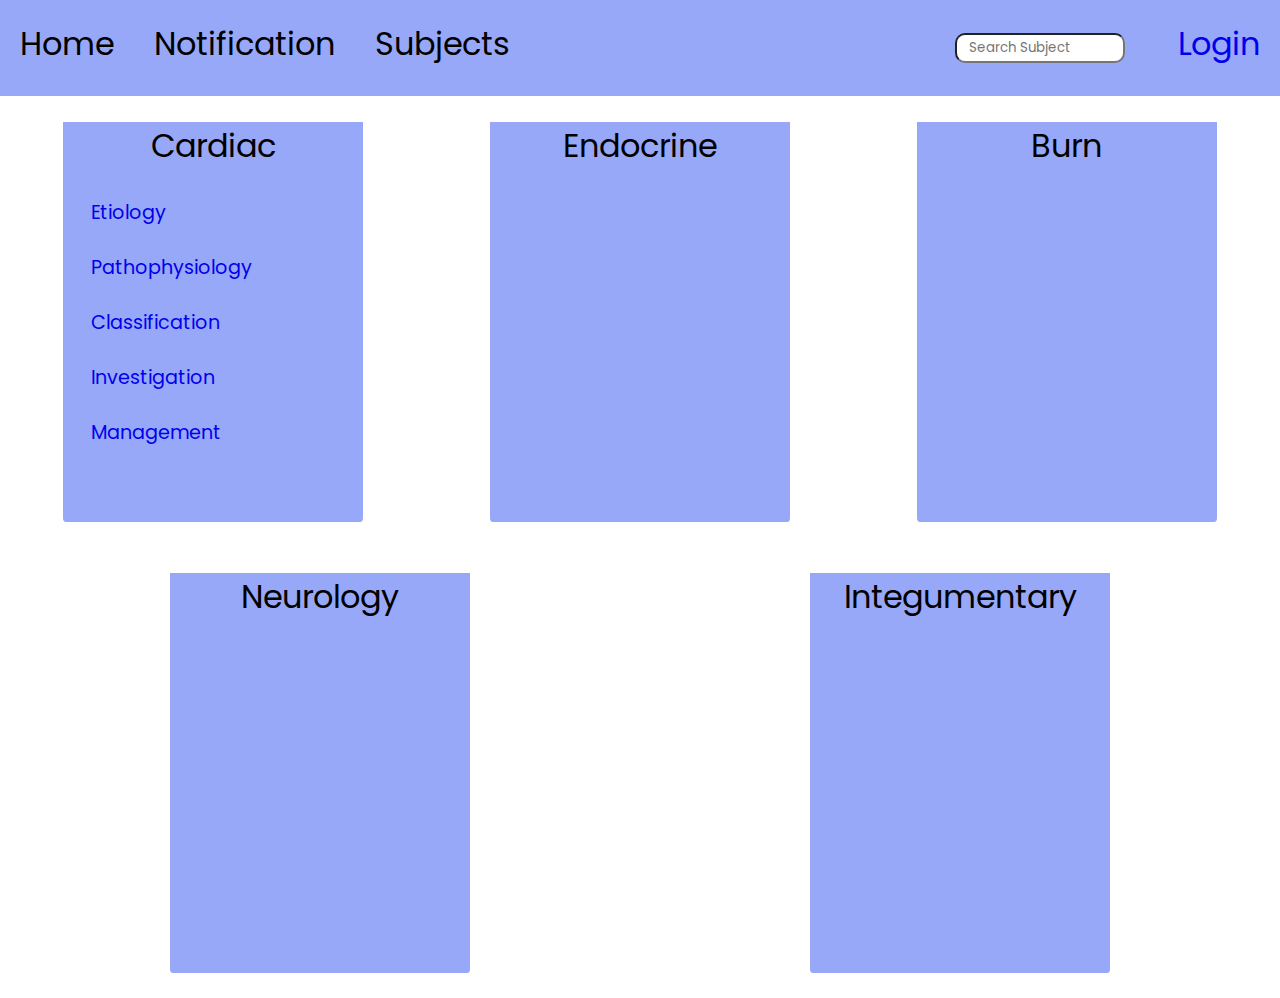
<file: html/index.html>
<!DOCTYPE html>
<html lang="en">

<head>
    <meta charset="UTF-8">
    <meta http-equiv="X-UA-Compatible" content="IE=edge">
    <meta name="viewport" content="width=device-width, initial-scale=1.0">
    <title>Demo for medical student</title>
    <link rel="stylesheet" href="../css/index.css">
</head>

<body>

    <!-- Navagation bar all done with Subject -->
    <nav id="navbar">
        <!-- <img class="nav-it" src="https://img.icons8.com/ios-filled/50/000000/menu--v1.png" height="30" width="30" />-->
        <li class="nav-it">Home</li>
        <li class="nav-it">Notification</li>
        <div class="dropdown">
            <li class="nav-it" onclick="show_sub()">Subjects</li>
            <div class="dropdown-cont" id="dropdown-cont">

                <li class="subject-it" id="">Medical surgical nursing
                </li>

                <li class="subject-it">Child health nursing
                </li>

                <li class="subject-it">Mental health nursing
                </li>

                <li class="subject-it">Obstetrics and gynaecology
                </li>
            </div>
        </div>




        <a href="pdfShow.html" class="nav-it"></a href="pdfShow.html">


        <div class="login-con">
            <input type="text" placeholder="   Search Subject">
            <a href="tt.html" target="_blank" class="nav-it-rt">Login</a>

        </div>
    </nav>

    <!-- Navbar ended -->

    <!-- <div>
        <img class="bgimg" src="/images/mathew-schwartz-8rj4sz9YLCI-unsplash.jpg" alt="">
    </div> -->


    <!-- Modules card -->

    <div class="module-cont">
        <div class="module">
            <p class="heading">Cardiac
            </p>
            <div class="module-it">
                <a href="pdfShow.html" class="chap">Etiology
                </a>
                <a href="pdfShow.html" class="chap">Pathophysiology
                </a>
                <a href="pdfShow.html" class="chap">Classification
                </a>
                <a href="pdfShow.html" class="chap">Investigation
                </a>
                <a href="pdfShow.html" class="chap">Management
                </a>
            </div>
        </div>
        <div class="module">
            <p class="heading">Endocrine
            </p>
        </div>
        <div class="module">
            <p class="heading">Burn

            </p>
        </div>
        <div class="module">
            <p class="heading">Neurology


            </p>
        </div>
        <div class="module">
            <p class="heading">Integumentary

            </p>
        </div>
    </div>



</body>
<script src="../js/index.js"></script>

</html>
</file>
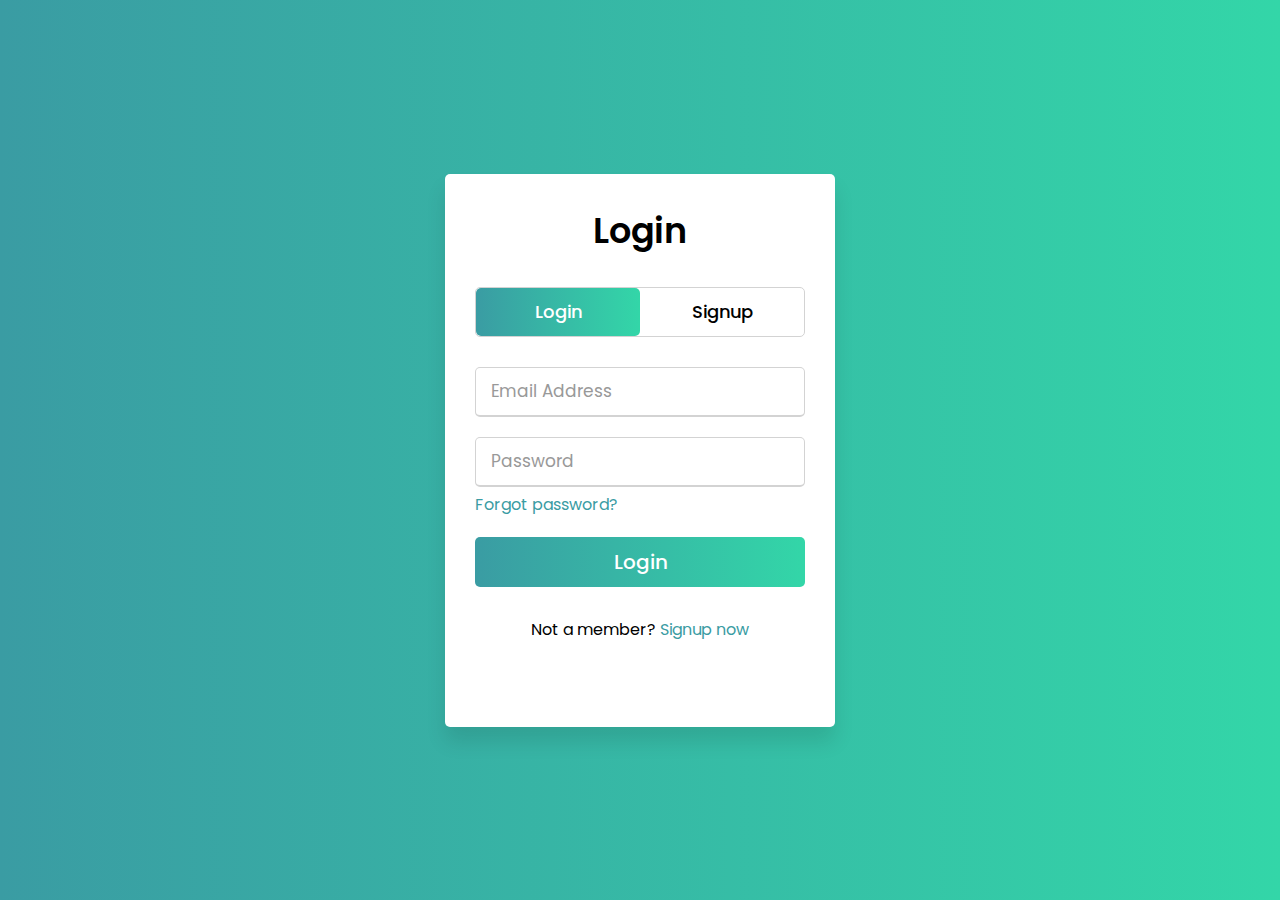
<file: tt.html>
<!DOCTYPE html>
<html lang="en" dir="ltr">

<head>
    <meta charset="utf-8">
    <title>Login and Registration</title>
    <link rel="stylesheet" href="bb.css">
    <meta name="viewport" content="width=device-width, initial-scale=1.0">
</head>

<body>
    <div class="wrapper">
        <div class="title-text">
            <div class="title login">
                Login
            </div>
            <div class="title signup">
                Signup
            </div>
        </div>
        <div class="form-container">
            <div class="slide-controls">
                <input type="radio" name="slide" id="login" checked>
                <input type="radio" name="slide" id="signup">
                <label for="login" class="slide login">Login</label>
                <label for="signup" class="slide signup">Signup</label>
                <div class="slider-tab"></div>
            </div>
            <div class="form-inner">
                <form action="#" class="login">
                    <div class="field">
                        <input type="text" placeholder="Email Address" required>
                    </div>
                    <div class="field">
                        <input type="password" placeholder="Password" required>
                    </div>
                    <div class="pass-link">
                        <a href="#">Forgot password?</a>
                    </div>
                    <div class="field btn">
                        <div class="btn-layer"></div>
                        <input type="submit" value="Login">
                    </div>
                    <div class="signup-link">
                        Not a member? <a href="">Signup now</a>
                    </div>
                </form>
                <form action="#" class="signup">
                    <div class="field">
                        <input type="text" placeholder="Username" required>
                    </div>
                    <div class="field">
                        <input type="text" placeholder="Email Address" required>
                    </div>
                    <div class="field">
                        <input type="password" placeholder="Password" required>
                    </div>
                    <div class="field">
                        <input type="password" placeholder="Confirm password" required>
                    </div>

                    <div class="field btn">
                        <div class="btn-layer"></div>
                        <input type="submit" value="Signup">
                    </div>
                </form>
            </div>
        </div>
    </div>
    <script>
        const loginText = document.querySelector(".title-text .login");
        const loginForm = document.querySelector("form.login");
        const loginBtn = document.querySelector("label.login");
        const signupBtn = document.querySelector("label.signup");
        const signupLink = document.querySelector("form .signup-link a");
        signupBtn.onclick = (() => {
            loginForm.style.marginLeft = "-50%";
            loginText.style.marginLeft = "-50%";
        });
        loginBtn.onclick = (() => {
            loginForm.style.marginLeft = "0%";
            loginText.style.marginLeft = "0%";
        });
        signupLink.onclick = (() => {
            signupBtn.click();
            return false;
        });
    </script>
</body>

</html>
</file>
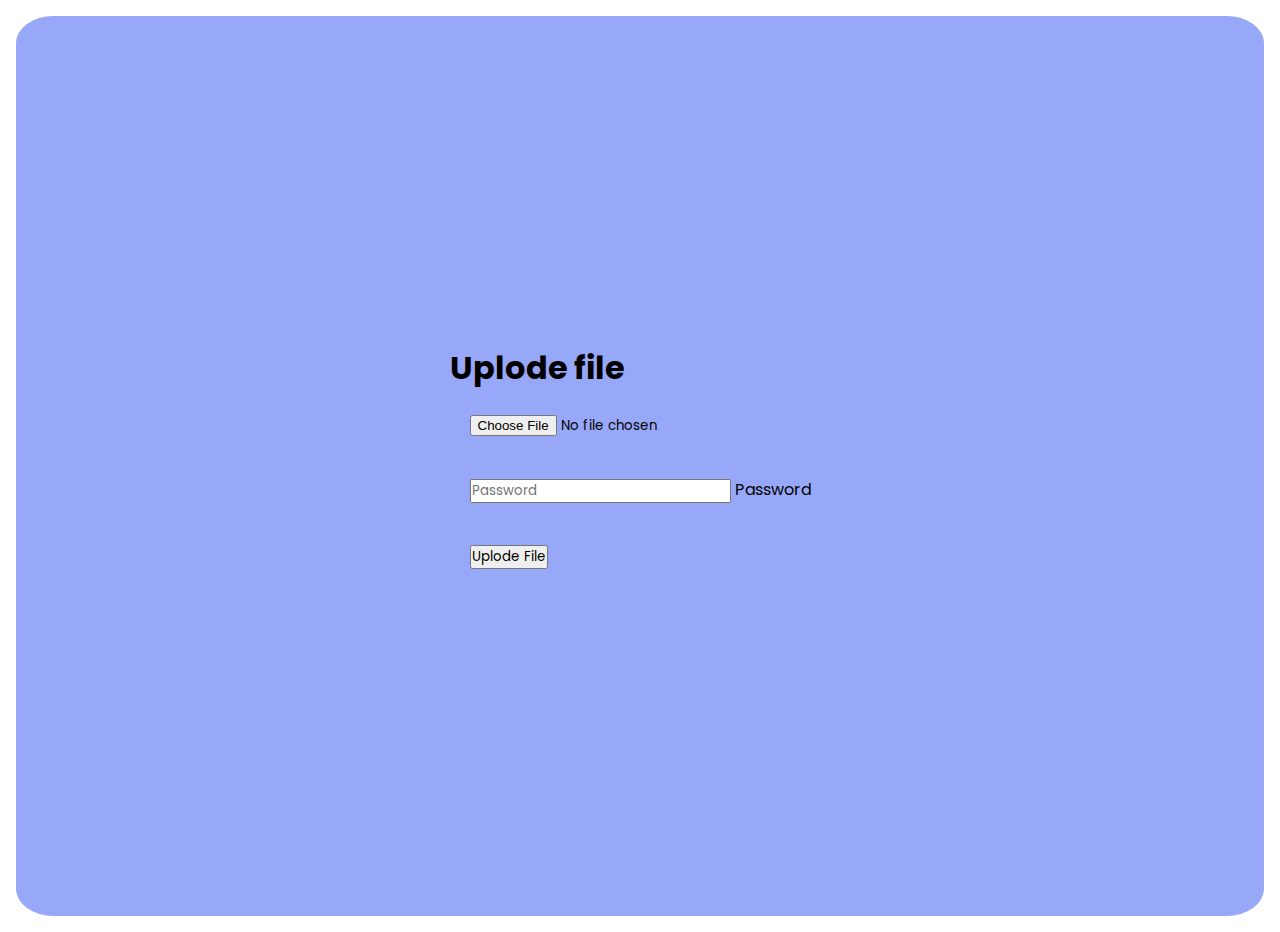
<file: html/pdfShow.html>
<!DOCTYPE html>
<html lang="en">

<head>
    <meta charset="UTF-8">
    <meta http-equiv="X-UA-Compatible" content="IE=edge">
    <meta name="viewport" content="width=device-width, initial-scale=1.0">
    <title>Document</title>
    <link rel="stylesheet" href="../css/index.css">
</head>



<div class="hero">

    <form>

        <i class="fa-solid fa-upload"></i>

        <h1 class="h3 mb-3 fw-normal">Uplode file</h1>

        <div class="form-floating">
            <input type="file" class="form-control" id="floatingInput" placeholder="Username">
            <!-- <label for="filet"></label> -->
        </div>
        <div class="form-floating">
            <input type="password" class="form-control" id="floatingPassword" placeholder="Password">
            <label for="floatingPassword">Password</label>
        </div>
        <div class="form-floating">
            <button class="bt">Uplode File</button>
        </div>





    </form>

</div>




<body>

</body>
<script src="https://cdn.jsdelivr.net/npm/@popperjs/core@2.11.6/dist/umd/popper.min.js"
    integrity="sha384-oBqDVmMz9ATKxIep9tiCxS/Z9fNfEXiDAYTujMAeBAsjFuCZSmKbSSUnQlmh/jp3"
    crossorigin="anonymous"></script>
<script src="https://cdn.jsdelivr.net/npm/bootstrap@5.2.2/dist/js/bootstrap.min.js"
    integrity="sha384-IDwe1+LCz02ROU9k972gdyvl+AESN10+x7tBKgc9I5HFtuNz0wWnPclzo6p9vxnk"
    crossorigin="anonymous"></script>

</html>
</file>
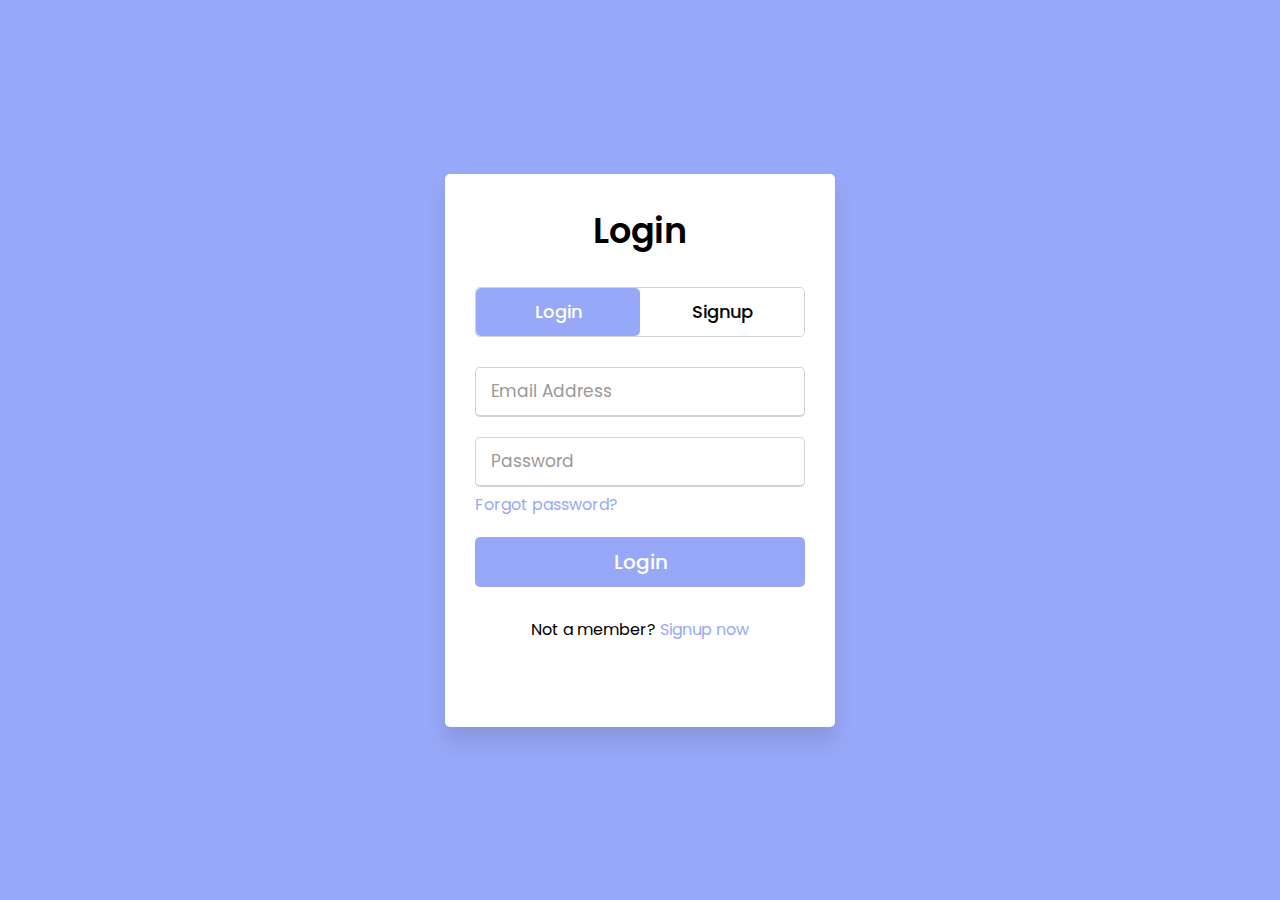
<file: html/tt.html>
<!DOCTYPE html>
<html lang="en" dir="ltr">

<head>
    <meta charset="utf-8">
    <title>Login and Registration</title>
    <link rel="stylesheet" href="../css/bb.css">
    <meta name="viewport" content="width=device-width, initial-scale=1.0">
</head>

<body>
    <div class="wrapper">
        <div class="title-text">
            <div class="title login">
                Login
            </div>
            <div class="title signup">
                Signup
            </div>
        </div>
        <div class="form-container">
            <div class="slide-controls">
                <input type="radio" name="slide" id="login" checked>
                <input type="radio" name="slide" id="signup">
                <label for="login" class="slide login">Login</label>
                <label for="signup" class="slide signup">Signup</label>
                <div class="slider-tab"></div>
            </div>
            <div class="form-inner">
                <form action="#" class="login">
                    <div class="field">
                        <input type="text" placeholder="Email Address" required>
                    </div>
                    <div class="field">
                        <input type="password" placeholder="Password" required>
                    </div>
                    <div class="pass-link">
                        <a href="#">Forgot password?</a>
                    </div>
                    <div class="field btn">
                        <div class="btn-layer"></div>
                        <input type="submit" value="Login">
                    </div>
                    <div class="signup-link">
                        Not a member? <a href="">Signup now</a>
                    </div>
                </form>
                <form action="#" class="signup">
                    <div class="field">
                        <input type="text" placeholder="Username" required>
                    </div>
                    <div class="field">
                        <input type="text" placeholder="Email Address" required>
                    </div>
                    <div class="field">
                        <input type="password" placeholder="Password" required>
                    </div>
                    <div class="field">
                        <input type="password" placeholder="Confirm password" required>
                    </div>

                    <div class="field btn">
                        <div class="btn-layer"></div>
                        <input type="submit" value="Signup">
                    </div>
                </form>
            </div>
        </div>
    </div>
    <script>
        const loginText = document.querySelector(".title-text .login");
        const loginForm = document.querySelector("form.login");
        const loginBtn = document.querySelector("label.login");
        const signupBtn = document.querySelector("label.signup");
        const signupLink = document.querySelector("form .signup-link a");
        signupBtn.onclick = (() => {
            loginForm.style.marginLeft = "-50%";
            loginText.style.marginLeft = "-50%";
        });
        loginBtn.onclick = (() => {
            loginForm.style.marginLeft = "0%";
            loginText.style.marginLeft = "0%";
        });
        signupLink.onclick = (() => {
            signupBtn.click();
            return false;
        });
    </script>
</body>

</html>
</file>
<file: css/index.css>
@import url('https://fonts.googleapis.com/css?family=Poppins:400,500,600,700&display=swap');

* {
    margin: 0;
    padding: 0;
    box-sizing: border-box;
    font-family: 'Poppins', sans-serif;

}


#navbar {
    display: flex;
    list-style: none;
    /* background: -webkit-linear-gradient(left, #3a9ca3, #33d6a8); */
    border-radius: 0px;
    background: #98A8F8;

}


/* dropdown css */
.dropdown {
    position: relative;


}

.dropdown-cont {
    position: absolute;
    border-radius: 10px;
    opacity: 0;
    padding: 10px;
    pointer-events: none;
    width: 300px;
    box-shadow: 20px;

}

.dropdowncontshow {
    position: absolute;
    display: flex;
    pointer-events: all;
    background-color: #BCCEF8;
    border-radius: 10px;
    opacity: 100;
    transition: ease-in-out 0.5s;
    z-index: 50;
    flex-wrap: nowrap;
    flex-direction: column;
    gap: 2em;



}



.subject-it {
    font-size: 20px;
    background: rgba(255, 255, 255, 0.6);

    box-shadow: 0 4px 30px rgba(0, 0, 0, 0.1);
    backdrop-filter: blur(5px);
    -webkit-backdrop-filter: blur(5px);
    border: 1px solid rgba(255, 255, 255, 0.3);
    cursor: pointer;



}

.subject-it:hover {
    font-size: 20px;
    cursor: pointer;
    transition: 0.5s;



    /* From https://css.glass */

    border-radius: 2px;
    box-shadow: 0 4px 30px rgba(0, 0, 0, 0.1);
    backdrop-filter: blur(5.3px);
    -webkit-backdrop-filter: blur(5.3px);

}


.login-con {
    margin: auto;
    margin-right: 0;
    display: flex;

}



.login-con input {
    height: 30px;
    margin: 33px;
    border-radius: 10px;
    width: 170px;

}

.nav-it {
    margin: 20px;
    font-size: 2rem;
    cursor: pointer;
}


.nav-it-rt {
    margin: 20px;
    font-size: 2rem;
    border-radius: 50%;
    text-decoration: none;

}


/*+++++++++++++++++++++++++++++++++++ module ++++++++++++++++++++++++++++++++++++++++++++++++++++*/
.module-cont {
    display: flex;
    flex-direction: row;
    flex-wrap: wrap;
    align-content: center;
    justify-content: space-around;
}

.module {
    text-align: center;
    width: 300px;
    height: 400px;
    border-radius: 1%;
    margin: 2%;
    background-color: #98A8F8;

}

.module:hover {
    text-align: center;
    width: 300px;
    height: 400px;
    margin: 2%;
    background-color: #98a8f845;
    transform: translatey(-10px);
    transition: 700ms;
}


/* .module_overflow {
    text-align: center;
    width: 300px;
    height: 400px;
    border-radius: 10%;
    margin: 2%;
    background-color: #155454;

} */

.heading {
    display: block;
    text-align: center;
    font-size: 2em;
    background-color: #98A8F8;
}

.heading:hover {
    display: block;
    text-align: center;
    font-size: 2em;

}

.module-it {

    display: flex;
    list-style-type: decimal;
    padding: 5%;
    font-size: larger;
    align-items: flex-start;
    flex-direction: column;

}

.chap {
    list-style-type: disc;
    text-decoration: none;
    text-align: left;
    margin: 3%;
    padding: 5px;
    cursor: pointer;
    background-color: #98A8F8;
    width: 95%;
}

.chap:hover {
    list-style-type: disc;
    text-decoration: none;
    background-color: #BCCEF8;

}


.bgimg {
    position: absolute;
    height: 100vh;
    width: 98vw;
    z-index: -1;
    overflow: hidden;
}


.hero {
    display: flex;
    height: 100vh;
    flex-wrap: wrap;
    margin: 1em;
    gap: 11em;
    justify-content: center;
    align-content: center;
    background-color: #98A8F8;
    border-radius: 3%;
}

.form-floating {
    padding: 20px;
}
</file>
<file: bb.css>
@import url('https://fonts.googleapis.com/css?family=Poppins:400,500,600,700&display=swap');

* {
    margin: 0;
    padding: 0;
    box-sizing: border-box;
    font-family: 'Poppins', sans-serif;
}

html,
body {
    display: grid;
    height: 100%;
    width: 100%;
    place-items: center;
    background: -webkit-linear-gradient(left, #3a9ca3, #33d6a8);
}

::selection {
    background: #3a9ca3;
    color: #fff;
}

.wrapper {
    overflow: hidden;
    max-width: 390px;
    background: #fff;
    padding: 30px;
    border-radius: 5px;
    box-shadow: 0px 15px 20px rgba(0, 0, 0, 0.1);
}

.wrapper .title-text {
    display: flex;
    width: 200%;
}

.wrapper .title {
    width: 50%;
    font-size: 35px;
    font-weight: 600;
    text-align: center;
    transition: all 0.6s cubic-bezier(0.68, -0.55, 0.265, 1.55);
}

.wrapper .slide-controls {
    position: relative;
    display: flex;
    height: 50px;
    width: 100%;
    overflow: hidden;
    margin: 30px 0 10px 0;
    justify-content: space-between;
    border: 1px solid lightgrey;
    border-radius: 5px;
}

.slide-controls .slide {
    height: 100%;
    width: 100%;
    color: #fff;
    font-size: 18px;
    font-weight: 500;
    text-align: center;
    line-height: 48px;
    cursor: pointer;
    z-index: 1;
    transition: all 0.6s ease;
}

.slide-controls label.signup {
    color: #000;
}

.slide-controls .slider-tab {
    position: absolute;
    height: 100%;
    width: 50%;
    left: 0;
    z-index: 0;
    border-radius: 5px;
    background: -webkit-linear-gradient(left, #3a9ca3, #33d6a8);
    transition: all 0.6s cubic-bezier(0.68, -0.55, 0.265, 1.55);
}

input[type="radio"] {
    display: none;
}

#signup:checked~.slider-tab {
    left: 50%;
}

#signup:checked~label.signup {
    color: #fff;
    cursor: default;
    user-select: none;
}

#signup:checked~label.login {
    color: #000;
}

#login:checked~label.signup {
    color: #000;
}

#login:checked~label.login {
    cursor: default;
    user-select: none;
}

.wrapper .form-container {
    width: 100%;
    overflow: hidden;
}

.form-container .form-inner {
    display: flex;
    width: 200%;
}

.form-container .form-inner form {
    width: 50%;
    transition: all 0.6s cubic-bezier(0.68, -0.55, 0.265, 1.55);
}

.form-inner form .field {
    height: 50px;
    width: 100%;
    margin-top: 20px;
}

.form-inner form .field input {
    height: 100%;
    width: 100%;
    outline: none;
    padding-left: 15px;
    border-radius: 5px;
    border: 1px solid lightgrey;
    border-bottom-width: 2px;
    font-size: 17px;
    transition: all 0.3s ease;
}

.form-inner form .field input:focus {
    border-color: #3a9ca3;
    /* box-shadow: inset 0 0 3px #fb6aae; */
}

.form-inner form .field input::placeholder {
    color: #999;
    transition: all 0.3s ease;
}

form .field input:focus::placeholder {
    color: #b3b3b3;
}

.form-inner form .pass-link {
    margin-top: 5px;
}

.form-inner form .signup-link {
    text-align: center;
    margin-top: 30px;
}

.form-inner form .pass-link a,
.form-inner form .signup-link a {
    color: #3a9ca3;
    text-decoration: none;
}

.form-inner form .pass-link a:hover,
.form-inner form .signup-link a:hover {
    text-decoration: underline;
}

form .btn {
    height: 50px;
    width: 100%;
    border-radius: 5px;
    position: relative;
    overflow: hidden;
}

form .btn .btn-layer {
    height: 100%;
    width: 300%;
    position: absolute;
    left: -100%;
    background: -webkit-linear-gradient(right, #3a9ca3, #33d6a8, #3a9ca3, #33d6a8);
    border-radius: 5px;
    transition: all 0.4s ease;
    ;
}

form .btn:hover .btn-layer {
    left: 0;
}

form .btn input[type="submit"] {
    height: 100%;
    width: 100%;
    z-index: 1;
    position: relative;
    background: none;
    border: none;
    color: #fff;
    padding-left: 0;
    border-radius: 5px;
    font-size: 20px;
    font-weight: 500;
    cursor: pointer;
}
</file>
<file: css/bb.css>
@import url('https://fonts.googleapis.com/css?family=Poppins:400,500,600,700&display=swap');

* {
    margin: 0;
    padding: 0;
    box-sizing: border-box;
    font-family: 'Poppins', sans-serif;
}

html,
body {
    display: grid;
    height: 100%;
    width: 100%;
    place-items: center;
    background: -webkit-linear-gradient(left, #98A8F8, #98A8F8);
}

::selection {
    background: #98A8F8;
    color: #fff;
}

.wrapper {
    overflow: hidden;
    max-width: 390px;
    background: #fff;
    padding: 30px;
    border-radius: 5px;
    box-shadow: 0px 15px 20px rgba(0, 0, 0, 0.1);
}

.wrapper .title-text {
    display: flex;
    width: 200%;
}

.wrapper .title {
    width: 50%;
    font-size: 35px;
    font-weight: 600;
    text-align: center;
    transition: all 0.6s cubic-bezier(0.68, -0.55, 0.265, 1.55);
}

.wrapper .slide-controls {
    position: relative;
    display: flex;
    height: 50px;
    width: 100%;
    overflow: hidden;
    margin: 30px 0 10px 0;
    justify-content: space-between;
    border: 1px solid lightgrey;
    border-radius: 5px;
}

.slide-controls .slide {
    height: 100%;
    width: 100%;
    color: #fff;
    font-size: 18px;
    font-weight: 500;
    text-align: center;
    line-height: 48px;
    cursor: pointer;
    z-index: 1;
    transition: all 0.6s ease;
}

.slide-controls label.signup {
    color: #000;
}

.slide-controls .slider-tab {
    position: absolute;
    height: 100%;
    width: 50%;
    left: 0;
    z-index: 0;
    border-radius: 5px;
    background: -webkit-linear-gradient(left, #98A8F8, #98A8F8);
    transition: all 0.6s cubic-bezier(0.68, -0.55, 0.265, 1.55);
}

input[type="radio"] {
    display: none;
}

#signup:checked~.slider-tab {
    left: 50%;
}

#signup:checked~label.signup {
    color: #fff;
    cursor: default;
    user-select: none;
}

#signup:checked~label.login {
    color: #000;
}

#login:checked~label.signup {
    color: #000;
}

#login:checked~label.login {
    cursor: default;
    user-select: none;
}

.wrapper .form-container {
    width: 100%;
    overflow: hidden;
}

.form-container .form-inner {
    display: flex;
    width: 200%;
}

.form-container .form-inner form {
    width: 50%;
    transition: all 0.6s cubic-bezier(0.68, -0.55, 0.265, 1.55);
}

.form-inner form .field {
    height: 50px;
    width: 100%;
    margin-top: 20px;
}

.form-inner form .field input {
    height: 100%;
    width: 100%;
    outline: none;
    padding-left: 15px;
    border-radius: 5px;
    border: 1px solid lightgrey;
    border-bottom-width: 2px;
    font-size: 17px;
    transition: all 0.3s ease;
}

.form-inner form .field input:focus {
    border-color: #98A8F8;
    /* box-shadow: inset 0 0 3px #fb6aae; */
}

.form-inner form .field input::placeholder {
    color: #999;
    transition: all 0.3s ease;
}

form .field input:focus::placeholder {
    color: #b3b3b3;
}

.form-inner form .pass-link {
    margin-top: 5px;
}

.form-inner form .signup-link {
    text-align: center;
    margin-top: 30px;
}

.form-inner form .pass-link a,
.form-inner form .signup-link a {
    color: #98A8F8;
    text-decoration: none;
}

.form-inner form .pass-link a:hover,
.form-inner form .signup-link a:hover {
    text-decoration: underline;
}

form .btn {
    height: 50px;
    width: 100%;
    border-radius: 5px;
    position: relative;
    overflow: hidden;
}

form .btn .btn-layer {
    height: 100%;
    width: 300%;
    position: absolute;
    left: -100%;
    background: -webkit-linear-gradient(right, #98A8F8, #98A8F8, #98A8F8, #98A8F8);
    border-radius: 5px;
    transition: all 0.4s ease;
    ;
}

form .btn:hover .btn-layer {
    left: 0;
}

form .btn input[type="submit"] {
    height: 100%;
    width: 100%;
    z-index: 1;
    position: relative;
    background: none;
    border: none;
    color: #fff;
    padding-left: 0;
    border-radius: 5px;
    font-size: 20px;
    font-weight: 500;
    cursor: pointer;
}
</file>
